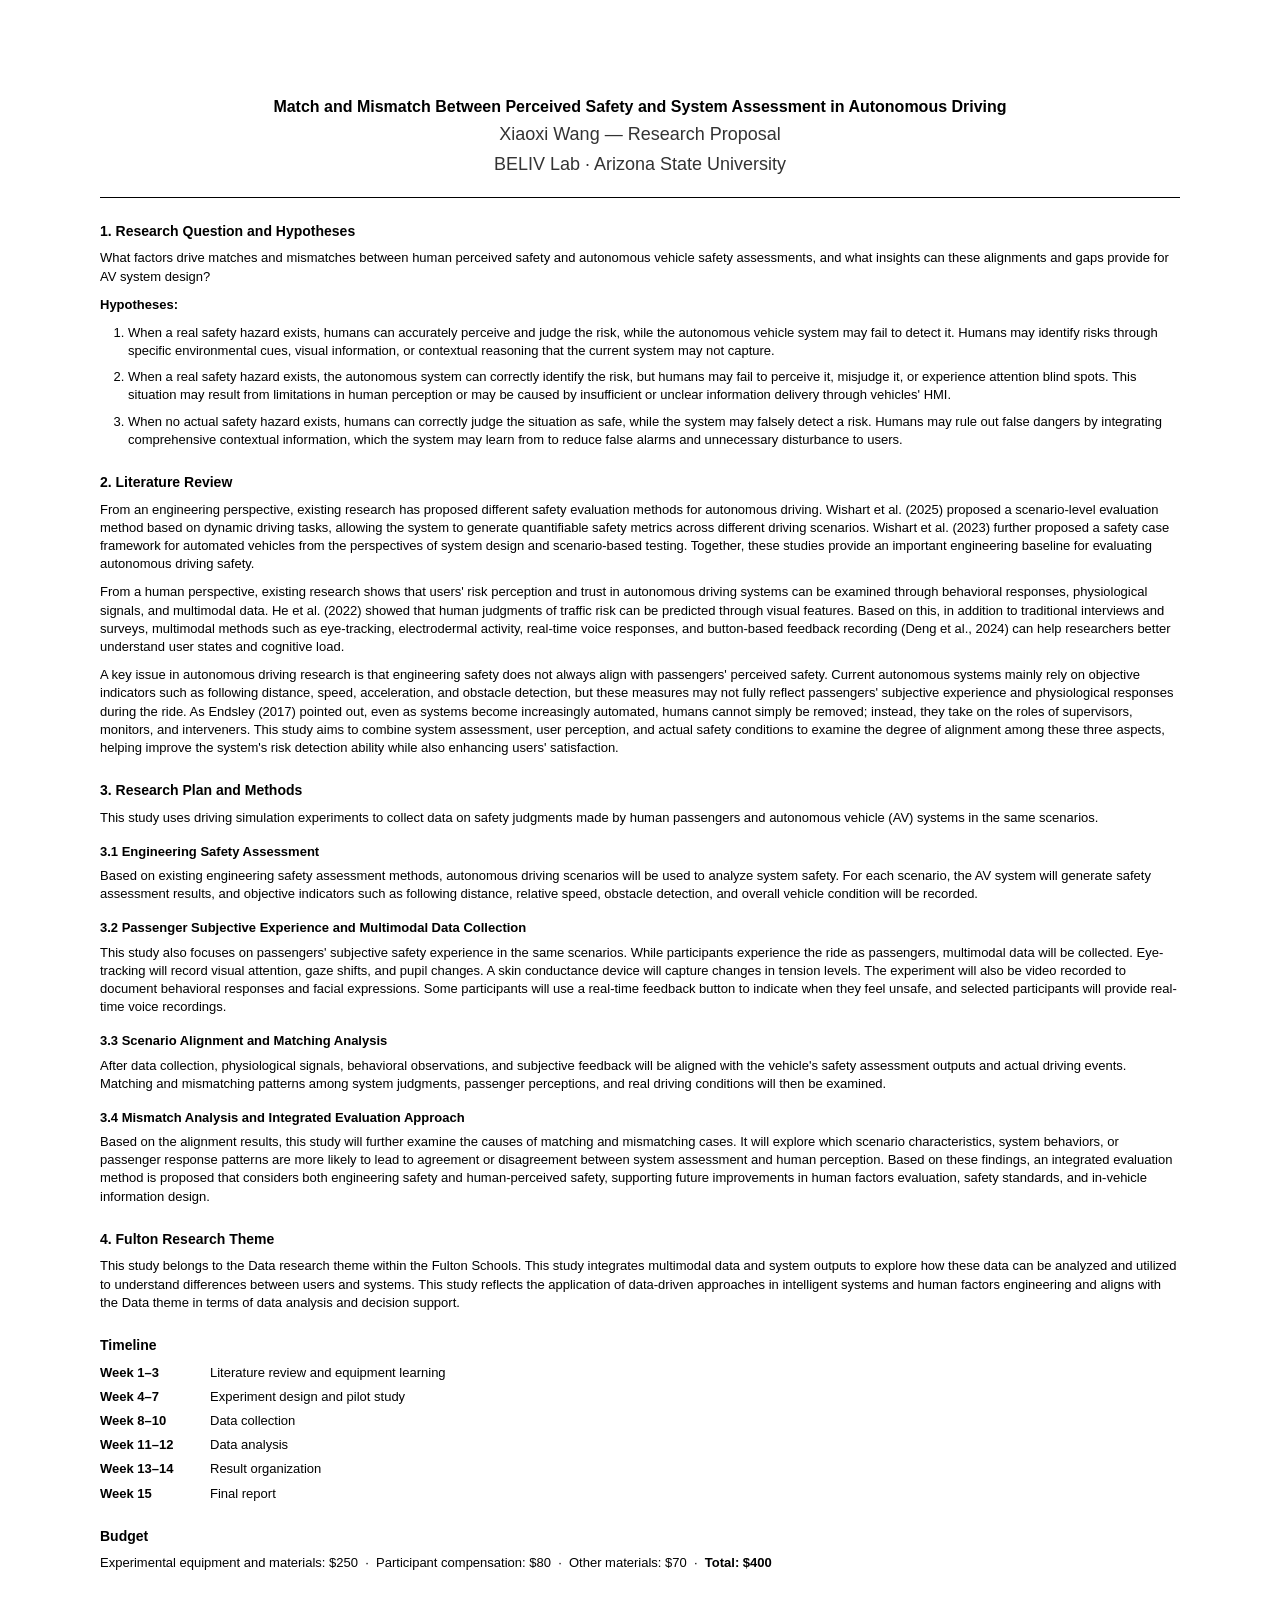
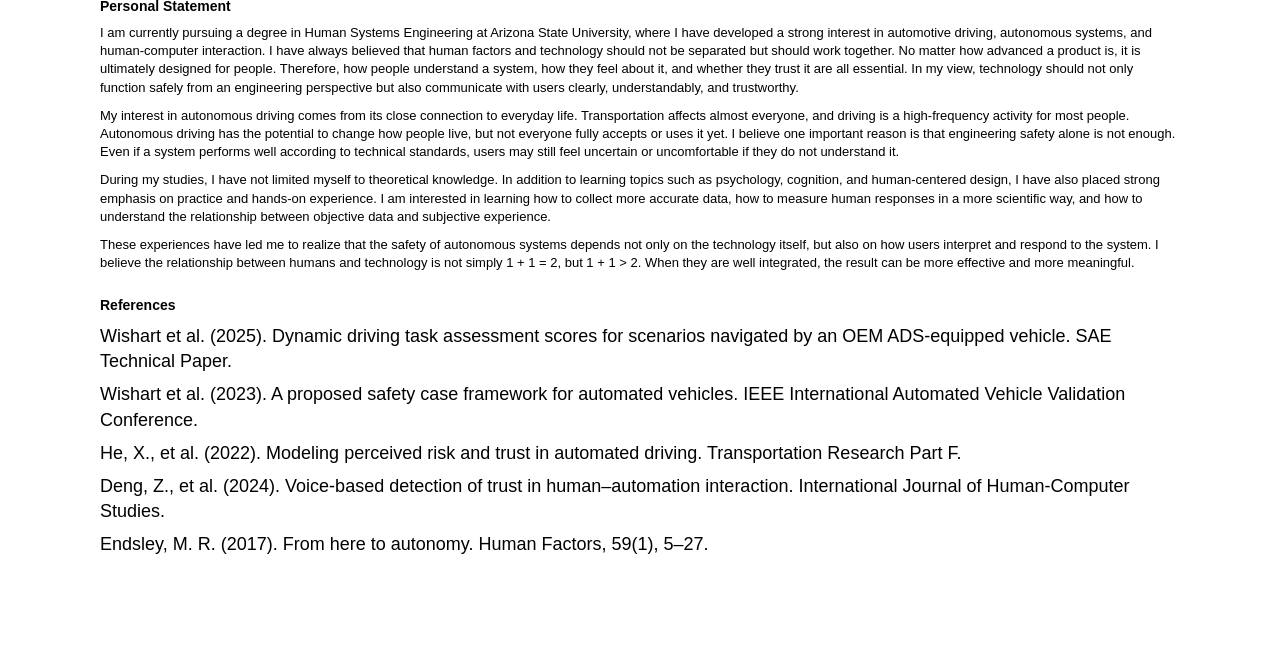
<file: assets/papers/furi.html>
<!DOCTYPE html>
<html lang="en">
<head>
<meta charset="UTF-8">
<style>
  *{margin:0;padding:0;box-sizing:border-box}
  body{background:#fff;font-family:Calibri,Arial,sans-serif;color:#000;padding:96px 100px;line-height:1.4;font-size:13px}
  h1{font-size:16px;font-weight:700;margin-bottom:4px;text-align:center}
  h2{font-size:14px;font-weight:700;margin:24px 0 8px}
  h3{font-size:13px;font-weight:700;margin:16px 0 6px}
  p{margin-bottom:10px}
  ol,ul{margin:10px 0 12px 28px}
  li{margin-bottom:8px}
  .center{text-align:center;color:#333;margin-bottom:4px;font-size:18px}
  hr{border:none;border-top:1px solid #000;margin:20px 0}
  .tl{display:flex;gap:20px;margin-bottom:6px}
  .tl-w{min-width:90px;font-weight:700}
  .ref{margin-bottom:8px;font-size:18px}
</style>
</head>
<body>
<h1>Match and Mismatch Between Perceived Safety and System Assessment in Autonomous Driving</h1>
<p class="center">Xiaoxi Wang — Research Proposal</p>
<p class="center">BELIV Lab · Arizona State University</p>
<hr>

<h2>1. Research Question and Hypotheses</h2>
<p>What factors drive matches and mismatches between human perceived safety and autonomous vehicle safety assessments, and what insights can these alignments and gaps provide for AV system design?</p>
<p><strong>Hypotheses:</strong></p>
<ol>
  <li>When a real safety hazard exists, humans can accurately perceive and judge the risk, while the autonomous vehicle system may fail to detect it. Humans may identify risks through specific environmental cues, visual information, or contextual reasoning that the current system may not capture.</li>
  <li>When a real safety hazard exists, the autonomous system can correctly identify the risk, but humans may fail to perceive it, misjudge it, or experience attention blind spots. This situation may result from limitations in human perception or may be caused by insufficient or unclear information delivery through vehicles' HMI.</li>
  <li>When no actual safety hazard exists, humans can correctly judge the situation as safe, while the system may falsely detect a risk. Humans may rule out false dangers by integrating comprehensive contextual information, which the system may learn from to reduce false alarms and unnecessary disturbance to users.</li>
</ol>

<h2>2. Literature Review</h2>
<p>From an engineering perspective, existing research has proposed different safety evaluation methods for autonomous driving. Wishart et al. (2025) proposed a scenario-level evaluation method based on dynamic driving tasks, allowing the system to generate quantifiable safety metrics across different driving scenarios. Wishart et al. (2023) further proposed a safety case framework for automated vehicles from the perspectives of system design and scenario-based testing. Together, these studies provide an important engineering baseline for evaluating autonomous driving safety.</p>
<p>From a human perspective, existing research shows that users' risk perception and trust in autonomous driving systems can be examined through behavioral responses, physiological signals, and multimodal data. He et al. (2022) showed that human judgments of traffic risk can be predicted through visual features. Based on this, in addition to traditional interviews and surveys, multimodal methods such as eye-tracking, electrodermal activity, real-time voice responses, and button-based feedback recording (Deng et al., 2024) can help researchers better understand user states and cognitive load.</p>
<p>A key issue in autonomous driving research is that engineering safety does not always align with passengers' perceived safety. Current autonomous systems mainly rely on objective indicators such as following distance, speed, acceleration, and obstacle detection, but these measures may not fully reflect passengers' subjective experience and physiological responses during the ride. As Endsley (2017) pointed out, even as systems become increasingly automated, humans cannot simply be removed; instead, they take on the roles of supervisors, monitors, and interveners. This study aims to combine system assessment, user perception, and actual safety conditions to examine the degree of alignment among these three aspects, helping improve the system's risk detection ability while also enhancing users' satisfaction.</p>

<h2>3. Research Plan and Methods</h2>
<p>This study uses driving simulation experiments to collect data on safety judgments made by human passengers and autonomous vehicle (AV) systems in the same scenarios.</p>

<h3>3.1 Engineering Safety Assessment</h3>
<p>Based on existing engineering safety assessment methods, autonomous driving scenarios will be used to analyze system safety. For each scenario, the AV system will generate safety assessment results, and objective indicators such as following distance, relative speed, obstacle detection, and overall vehicle condition will be recorded.</p>

<h3>3.2 Passenger Subjective Experience and Multimodal Data Collection</h3>
<p>This study also focuses on passengers' subjective safety experience in the same scenarios. While participants experience the ride as passengers, multimodal data will be collected. Eye-tracking will record visual attention, gaze shifts, and pupil changes. A skin conductance device will capture changes in tension levels. The experiment will also be video recorded to document behavioral responses and facial expressions. Some participants will use a real-time feedback button to indicate when they feel unsafe, and selected participants will provide real-time voice recordings.</p>

<h3>3.3 Scenario Alignment and Matching Analysis</h3>
<p>After data collection, physiological signals, behavioral observations, and subjective feedback will be aligned with the vehicle's safety assessment outputs and actual driving events. Matching and mismatching patterns among system judgments, passenger perceptions, and real driving conditions will then be examined.</p>

<h3>3.4 Mismatch Analysis and Integrated Evaluation Approach</h3>
<p>Based on the alignment results, this study will further examine the causes of matching and mismatching cases. It will explore which scenario characteristics, system behaviors, or passenger response patterns are more likely to lead to agreement or disagreement between system assessment and human perception. Based on these findings, an integrated evaluation method is proposed that considers both engineering safety and human-perceived safety, supporting future improvements in human factors evaluation, safety standards, and in-vehicle information design.</p>

<h2>4. Fulton Research Theme</h2>
<p>This study belongs to the Data research theme within the Fulton Schools. This study integrates multimodal data and system outputs to explore how these data can be analyzed and utilized to understand differences between users and systems. This study reflects the application of data-driven approaches in intelligent systems and human factors engineering and aligns with the Data theme in terms of data analysis and decision support.</p>

<h2>Timeline</h2>
<div class="tl"><span class="tl-w">Week 1–3</span><span>Literature review and equipment learning</span></div>
<div class="tl"><span class="tl-w">Week 4–7</span><span>Experiment design and pilot study</span></div>
<div class="tl"><span class="tl-w">Week 8–10</span><span>Data collection</span></div>
<div class="tl"><span class="tl-w">Week 11–12</span><span>Data analysis</span></div>
<div class="tl"><span class="tl-w">Week 13–14</span><span>Result organization</span></div>
<div class="tl"><span class="tl-w">Week 15</span><span>Final report</span></div>

<h2>Budget</h2>
<p>Experimental equipment and materials: $250 &nbsp;·&nbsp; Participant compensation: $80 &nbsp;·&nbsp; Other materials: $70 &nbsp;·&nbsp; <strong>Total: $400</strong></p>

<h2>Personal Statement</h2>
<p>I am currently pursuing a degree in Human Systems Engineering at Arizona State University, where I have developed a strong interest in automotive driving, autonomous systems, and human-computer interaction. I have always believed that human factors and technology should not be separated but should work together. No matter how advanced a product is, it is ultimately designed for people. Therefore, how people understand a system, how they feel about it, and whether they trust it are all essential. In my view, technology should not only function safely from an engineering perspective but also communicate with users clearly, understandably, and trustworthy.</p>
<p>My interest in autonomous driving comes from its close connection to everyday life. Transportation affects almost everyone, and driving is a high-frequency activity for most people. Autonomous driving has the potential to change how people live, but not everyone fully accepts or uses it yet. I believe one important reason is that engineering safety alone is not enough. Even if a system performs well according to technical standards, users may still feel uncertain or uncomfortable if they do not understand it.</p>
<p>During my studies, I have not limited myself to theoretical knowledge. In addition to learning topics such as psychology, cognition, and human-centered design, I have also placed strong emphasis on practice and hands-on experience. I am interested in learning how to collect more accurate data, how to measure human responses in a more scientific way, and how to understand the relationship between objective data and subjective experience.</p>
<p>These experiences have led me to realize that the safety of autonomous systems depends not only on the technology itself, but also on how users interpret and respond to the system. I believe the relationship between humans and technology is not simply 1 + 1 = 2, but 1 + 1 > 2. When they are well integrated, the result can be more effective and more meaningful.</p>

<h2>References</h2>
<p class="ref">Wishart et al. (2025). Dynamic driving task assessment scores for scenarios navigated by an OEM ADS-equipped vehicle. SAE Technical Paper.</p>
<p class="ref">Wishart et al. (2023). A proposed safety case framework for automated vehicles. IEEE International Automated Vehicle Validation Conference.</p>
<p class="ref">He, X., et al. (2022). Modeling perceived risk and trust in automated driving. Transportation Research Part F.</p>
<p class="ref">Deng, Z., et al. (2024). Voice-based detection of trust in human–automation interaction. International Journal of Human-Computer Studies.</p>
<p class="ref">Endsley, M. R. (2017). From here to autonomy. Human Factors, 59(1), 5–27.</p>
</body>
</html>
</file>
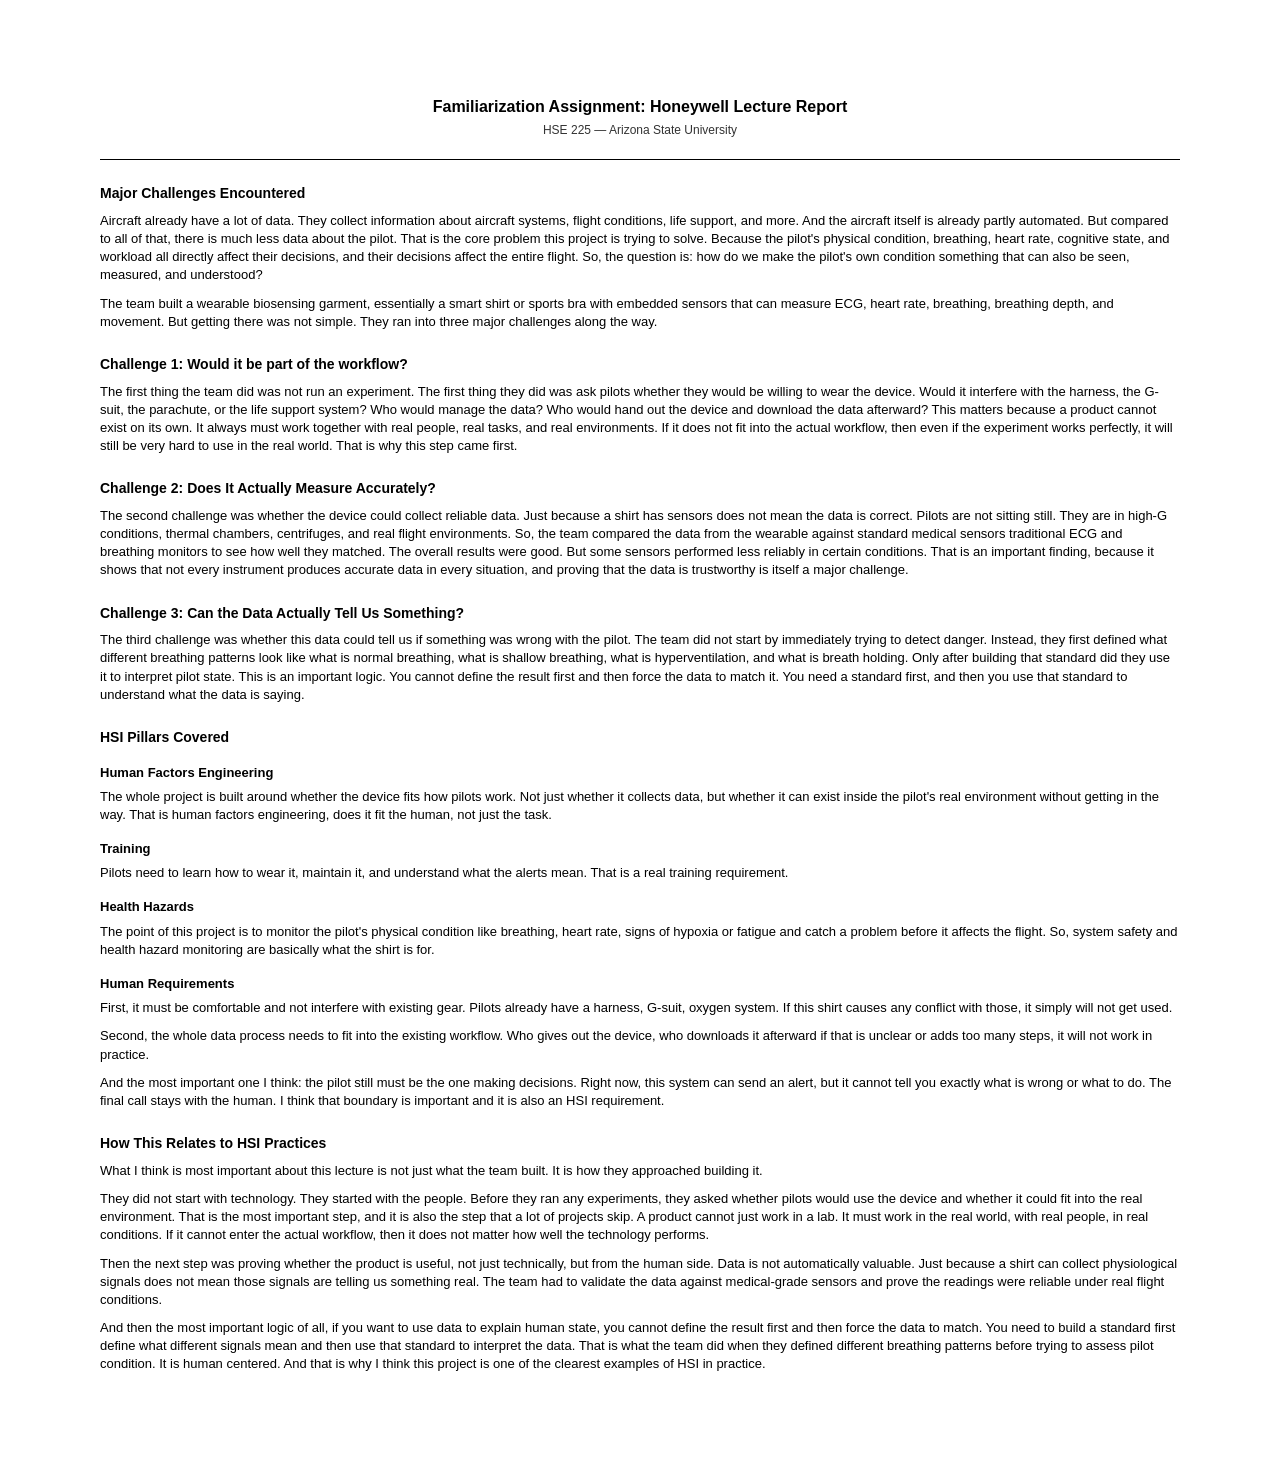
<file: assets/papers/honeywell.html>
<!DOCTYPE html>
<html lang="en">
<head>
<meta charset="UTF-8">
<style>
  *{margin:0;padding:0;box-sizing:border-box}
  body{background:#fff;font-family:Calibri,Arial,sans-serif;color:#000;padding:96px 100px;line-height:1.4;font-size:13px}
  h1{font-size:16px;font-weight:700;margin-bottom:4px;text-align:center}
  h2{font-size:14px;font-weight:700;margin:24px 0 8px}
  h3{font-size:13px;font-weight:700;margin:16px 0 6px}
  p{margin-bottom:10px}
  .center{text-align:center;color:#333;margin-bottom:3px;font-size:12px}
  hr{border:none;border-top:1px solid #000;margin:20px 0}
</style>
</head>
<body>
<h1>Familiarization Assignment: Honeywell Lecture Report</h1>
<p class="center">HSE 225 — Arizona State University</p>
<hr>

<h2>Major Challenges Encountered</h2>
<p>Aircraft already have a lot of data. They collect information about aircraft systems, flight conditions, life support, and more. And the aircraft itself is already partly automated. But compared to all of that, there is much less data about the pilot. That is the core problem this project is trying to solve. Because the pilot's physical condition, breathing, heart rate, cognitive state, and workload all directly affect their decisions, and their decisions affect the entire flight. So, the question is: how do we make the pilot's own condition something that can also be seen, measured, and understood?</p>
<p>The team built a wearable biosensing garment, essentially a smart shirt or sports bra with embedded sensors that can measure ECG, heart rate, breathing, breathing depth, and movement. But getting there was not simple. They ran into three major challenges along the way.</p>

<h2>Challenge 1: Would it be part of the workflow?</h2>
<p>The first thing the team did was not run an experiment. The first thing they did was ask pilots whether they would be willing to wear the device. Would it interfere with the harness, the G-suit, the parachute, or the life support system? Who would manage the data? Who would hand out the device and download the data afterward? This matters because a product cannot exist on its own. It always must work together with real people, real tasks, and real environments. If it does not fit into the actual workflow, then even if the experiment works perfectly, it will still be very hard to use in the real world. That is why this step came first.</p>

<h2>Challenge 2: Does It Actually Measure Accurately?</h2>
<p>The second challenge was whether the device could collect reliable data. Just because a shirt has sensors does not mean the data is correct. Pilots are not sitting still. They are in high-G conditions, thermal chambers, centrifuges, and real flight environments. So, the team compared the data from the wearable against standard medical sensors traditional ECG and breathing monitors to see how well they matched. The overall results were good. But some sensors performed less reliably in certain conditions. That is an important finding, because it shows that not every instrument produces accurate data in every situation, and proving that the data is trustworthy is itself a major challenge.</p>

<h2>Challenge 3: Can the Data Actually Tell Us Something?</h2>
<p>The third challenge was whether this data could tell us if something was wrong with the pilot. The team did not start by immediately trying to detect danger. Instead, they first defined what different breathing patterns look like what is normal breathing, what is shallow breathing, what is hyperventilation, and what is breath holding. Only after building that standard did they use it to interpret pilot state. This is an important logic. You cannot define the result first and then force the data to match it. You need a standard first, and then you use that standard to understand what the data is saying.</p>

<h2>HSI Pillars Covered</h2>
<h3>Human Factors Engineering</h3>
<p>The whole project is built around whether the device fits how pilots work. Not just whether it collects data, but whether it can exist inside the pilot's real environment without getting in the way. That is human factors engineering, does it fit the human, not just the task.</p>

<h3>Training</h3>
<p>Pilots need to learn how to wear it, maintain it, and understand what the alerts mean. That is a real training requirement.</p>

<h3>Health Hazards</h3>
<p>The point of this project is to monitor the pilot's physical condition like breathing, heart rate, signs of hypoxia or fatigue and catch a problem before it affects the flight. So, system safety and health hazard monitoring are basically what the shirt is for.</p>

<h3>Human Requirements</h3>
<p>First, it must be comfortable and not interfere with existing gear. Pilots already have a harness, G-suit, oxygen system. If this shirt causes any conflict with those, it simply will not get used.</p>
<p>Second, the whole data process needs to fit into the existing workflow. Who gives out the device, who downloads it afterward if that is unclear or adds too many steps, it will not work in practice.</p>
<p>And the most important one I think: the pilot still must be the one making decisions. Right now, this system can send an alert, but it cannot tell you exactly what is wrong or what to do. The final call stays with the human. I think that boundary is important and it is also an HSI requirement.</p>

<h2>How This Relates to HSI Practices</h2>
<p>What I think is most important about this lecture is not just what the team built. It is how they approached building it.</p>
<p>They did not start with technology. They started with the people. Before they ran any experiments, they asked whether pilots would use the device and whether it could fit into the real environment. That is the most important step, and it is also the step that a lot of projects skip. A product cannot just work in a lab. It must work in the real world, with real people, in real conditions. If it cannot enter the actual workflow, then it does not matter how well the technology performs.</p>
<p>Then the next step was proving whether the product is useful, not just technically, but from the human side. Data is not automatically valuable. Just because a shirt can collect physiological signals does not mean those signals are telling us something real. The team had to validate the data against medical-grade sensors and prove the readings were reliable under real flight conditions.</p>
<p>And then the most important logic of all, if you want to use data to explain human state, you cannot define the result first and then force the data to match. You need to build a standard first define what different signals mean and then use that standard to interpret the data. That is what the team did when they defined different breathing patterns before trying to assess pilot condition. It is human centered. And that is why I think this project is one of the clearest examples of HSI in practice.</p>
</body>
</html>
</file>
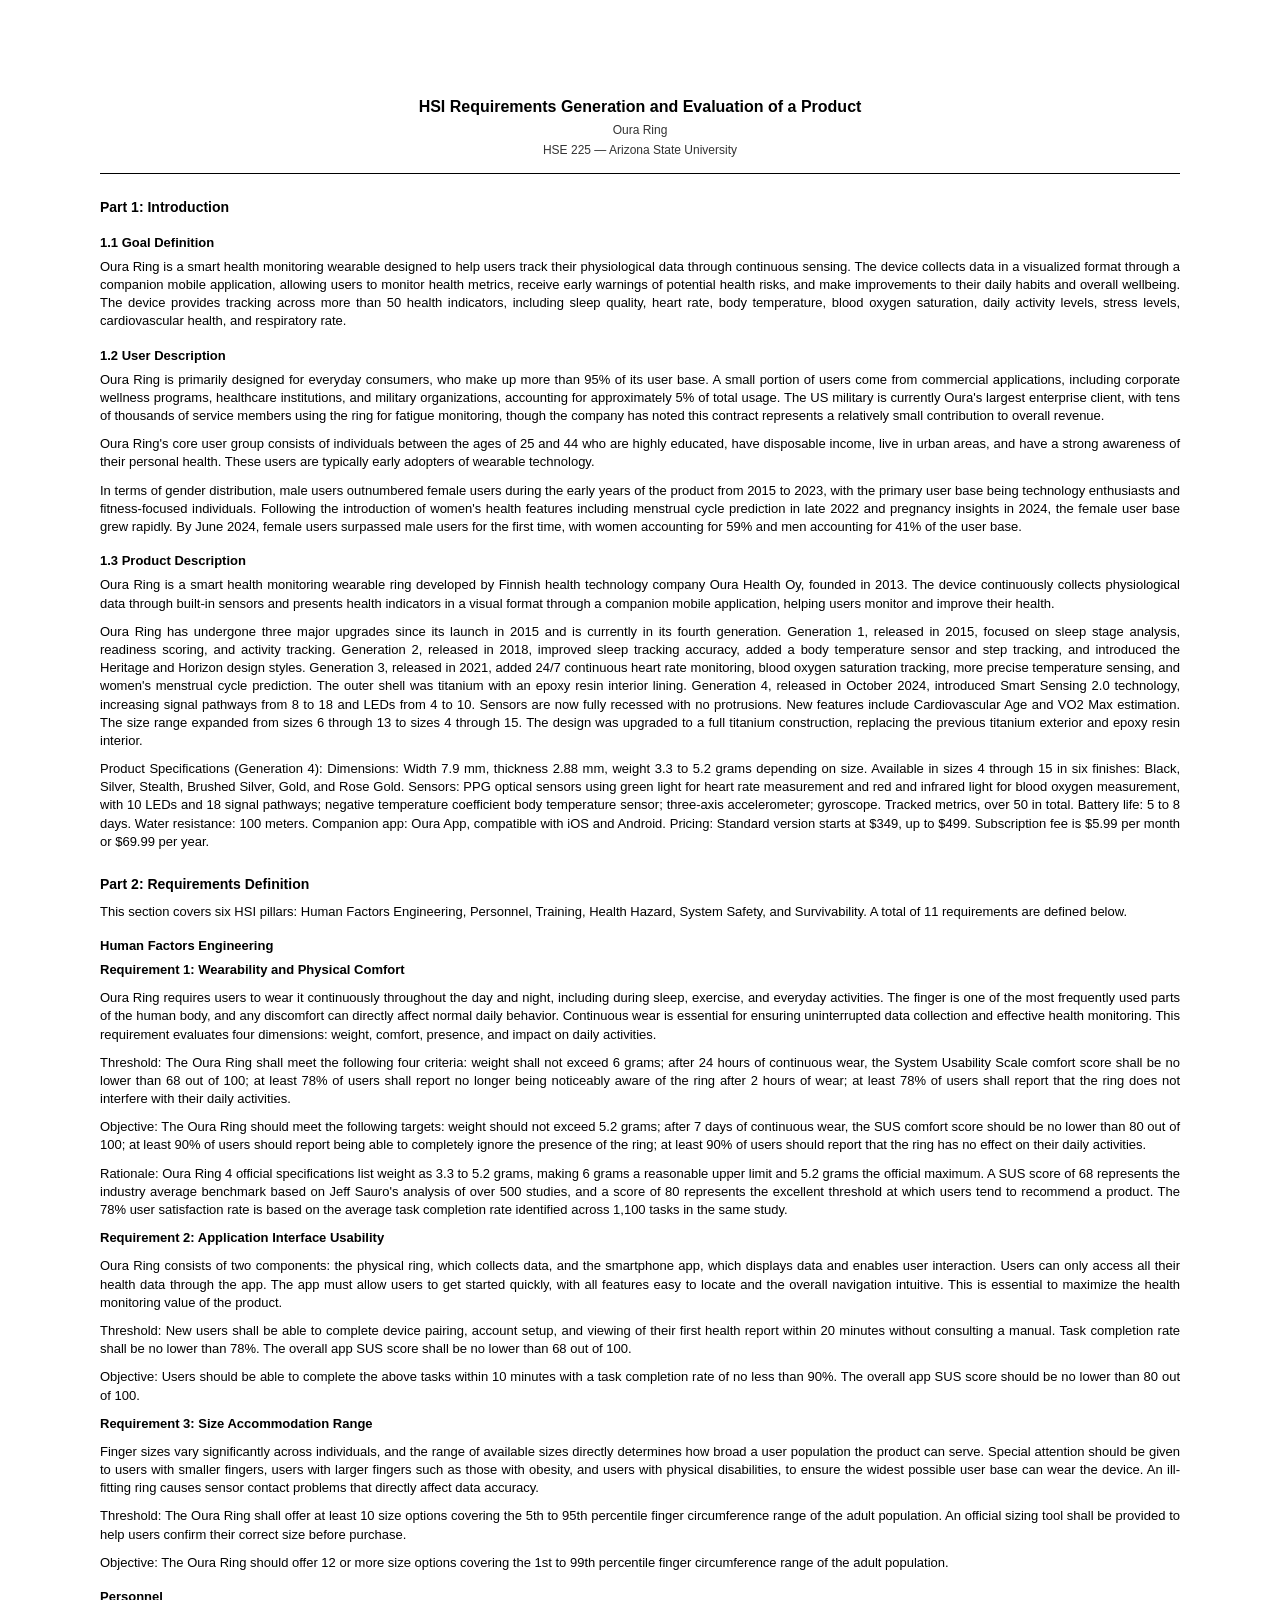
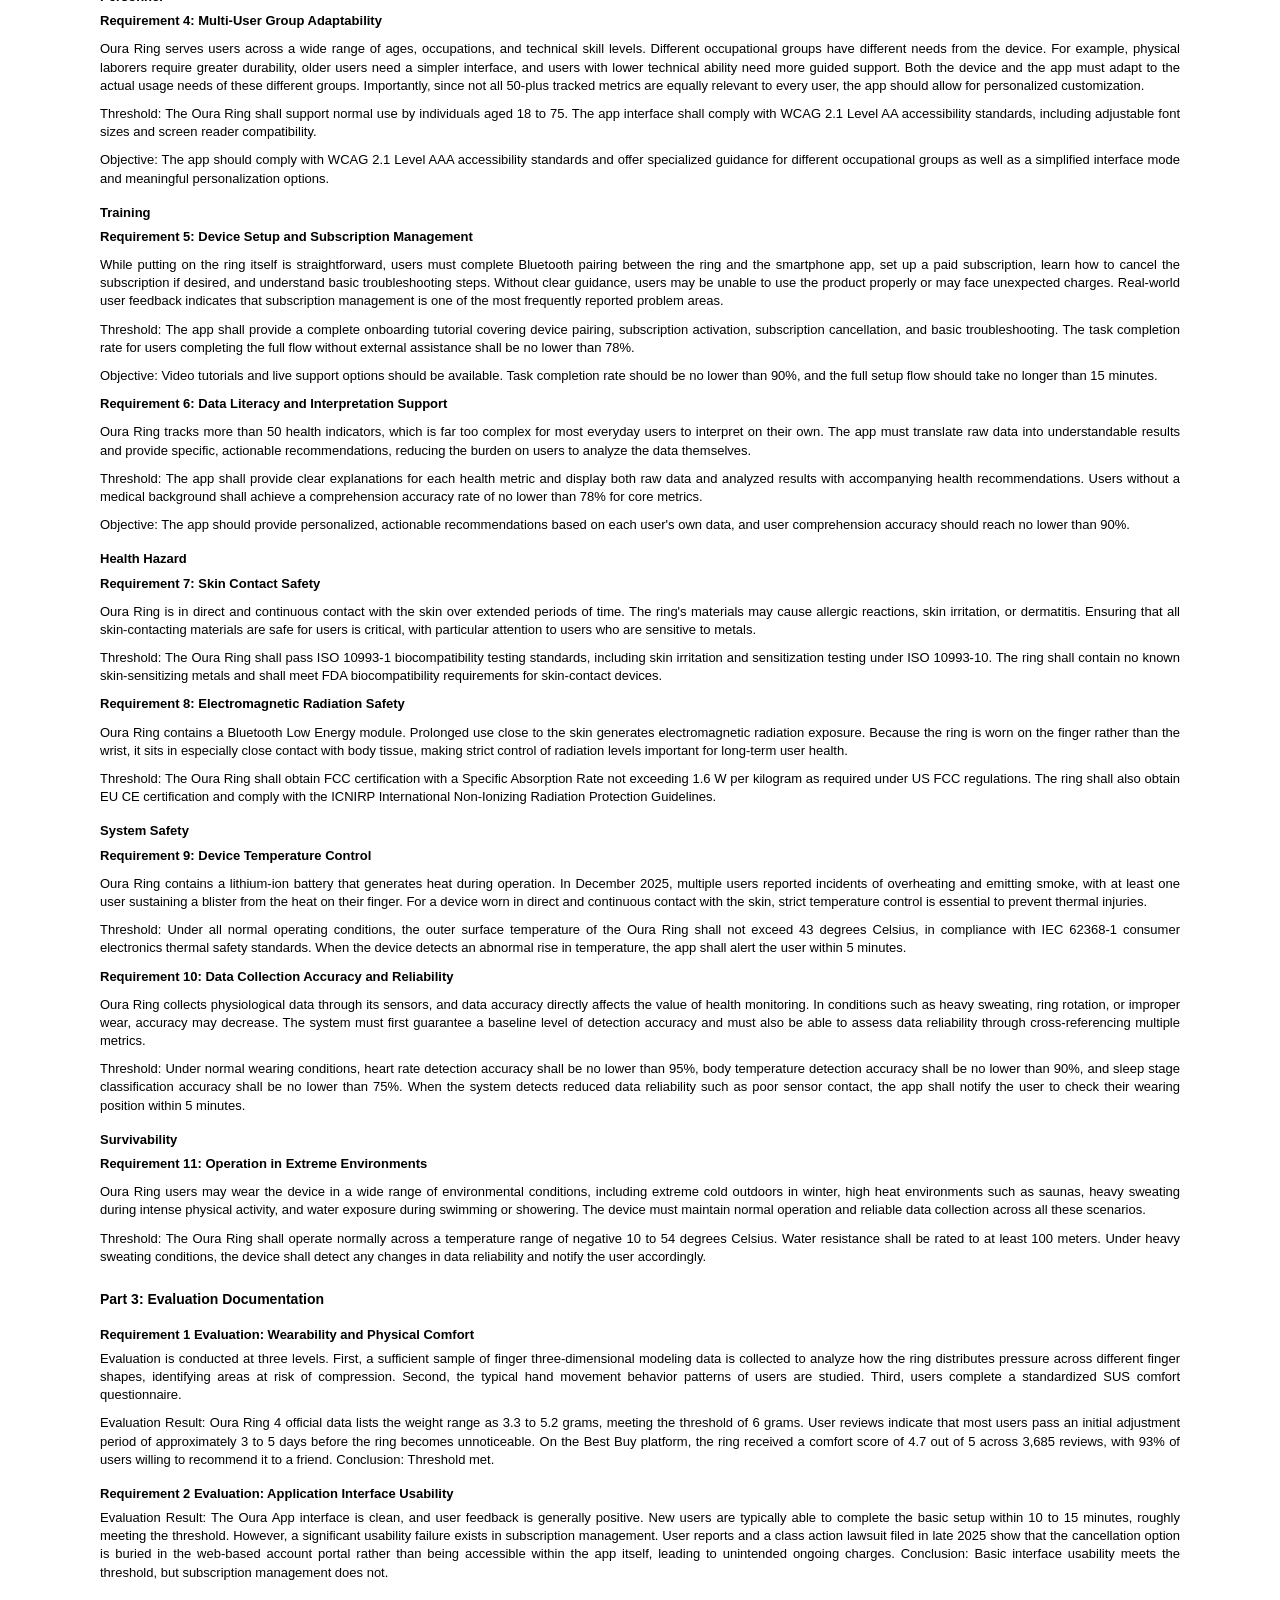
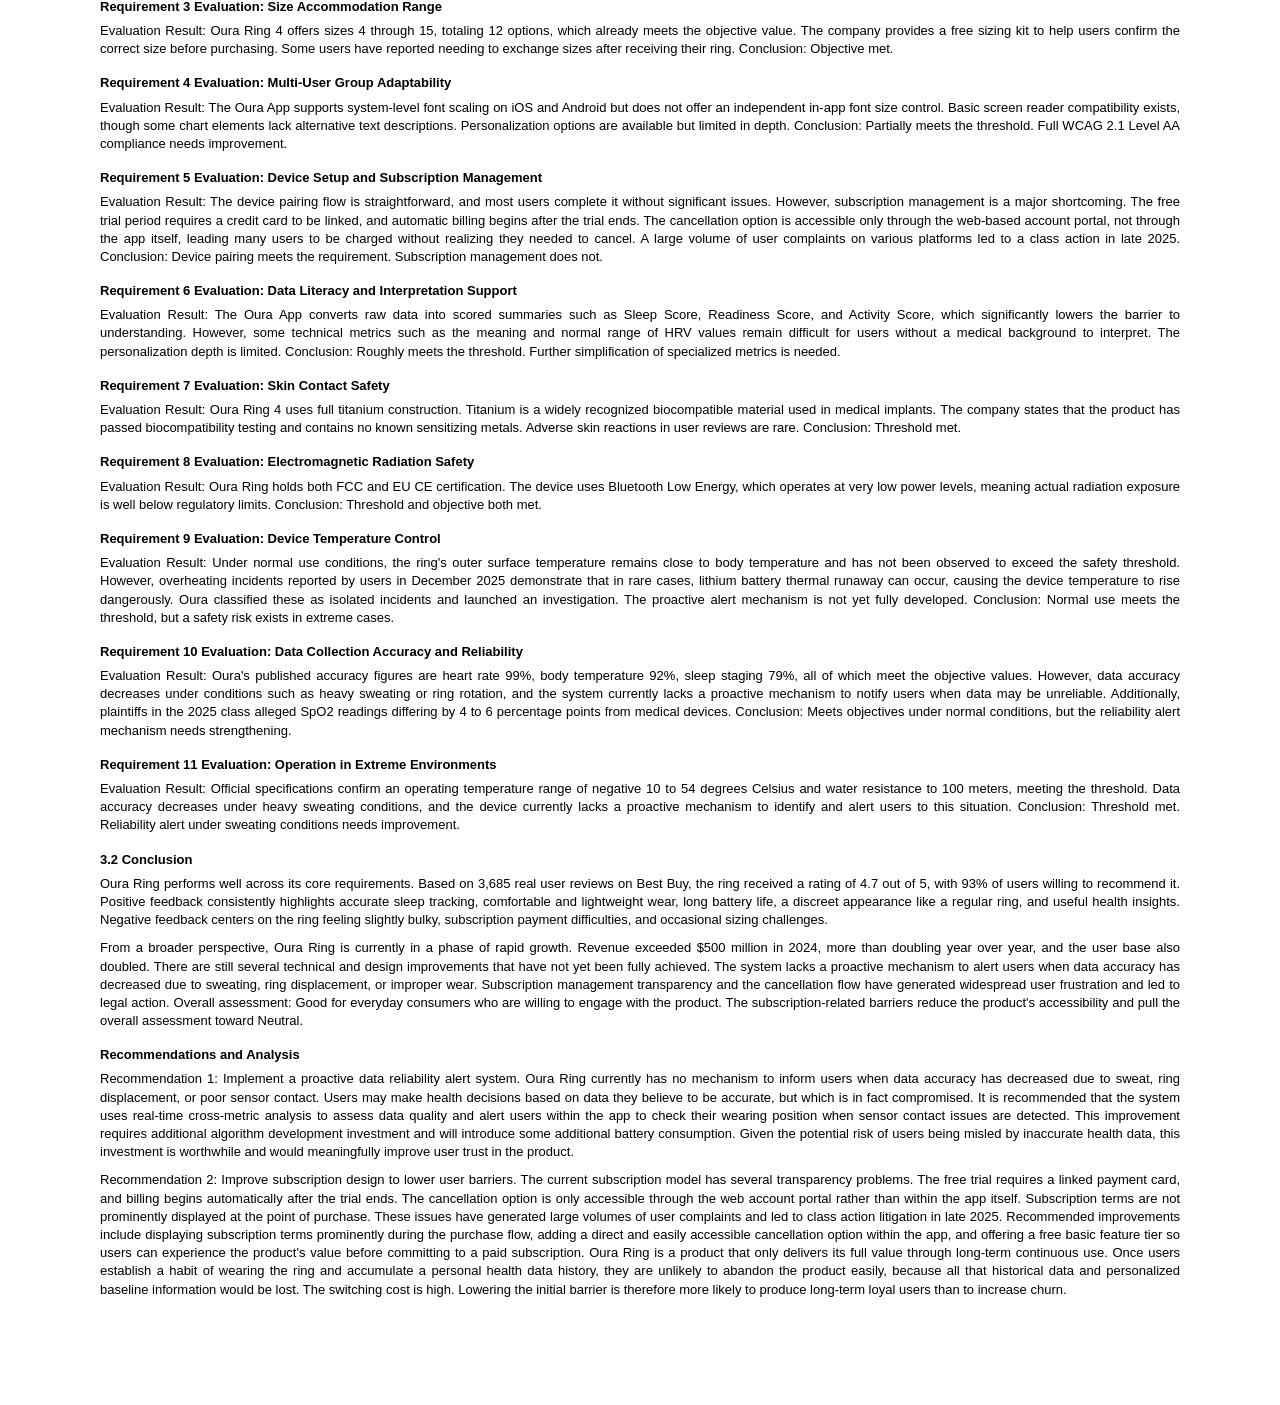
<file: assets/papers/oura.html>
<!DOCTYPE html>
<html lang="en">
<head>
<meta charset="UTF-8">
<style>
  *{margin:0;padding:0;box-sizing:border-box}
  body{background:#fff;font-family:Calibri,Arial,sans-serif;color:#000;padding:96px 100px;line-height:1.4;font-size:13px}
  h1{font-size:16px;font-weight:700;margin-bottom:4px;text-align:center}
  h2{font-size:14px;font-weight:700;margin:24px 0 8px}
  h3{font-size:13px;font-weight:700;margin:16px 0 6px}
  p{margin-bottom:10px;text-align:justify}
  .center{text-align:center;color:#333;margin-bottom:3px;font-size:12px}
  hr{border:none;border-top:1px solid #000;margin:14px 0}
  .ref{margin-bottom:6px;font-size:12px}
</style>
</head>
<body>
<h1>HSI Requirements Generation and Evaluation of a Product</h1>
<p class="center">Oura Ring</p>
<p class="center">HSE 225 — Arizona State University</p>
<hr>

<h2>Part 1: Introduction</h2>

<h3>1.1 Goal Definition</h3>
<p>Oura Ring is a smart health monitoring wearable designed to help users track their physiological data through continuous sensing. The device collects data in a visualized format through a companion mobile application, allowing users to monitor health metrics, receive early warnings of potential health risks, and make improvements to their daily habits and overall wellbeing. The device provides tracking across more than 50 health indicators, including sleep quality, heart rate, body temperature, blood oxygen saturation, daily activity levels, stress levels, cardiovascular health, and respiratory rate.</p>

<h3>1.2 User Description</h3>
<p>Oura Ring is primarily designed for everyday consumers, who make up more than 95% of its user base. A small portion of users come from commercial applications, including corporate wellness programs, healthcare institutions, and military organizations, accounting for approximately 5% of total usage. The US military is currently Oura's largest enterprise client, with tens of thousands of service members using the ring for fatigue monitoring, though the company has noted this contract represents a relatively small contribution to overall revenue.</p>
<p>Oura Ring's core user group consists of individuals between the ages of 25 and 44 who are highly educated, have disposable income, live in urban areas, and have a strong awareness of their personal health. These users are typically early adopters of wearable technology.</p>
<p>In terms of gender distribution, male users outnumbered female users during the early years of the product from 2015 to 2023, with the primary user base being technology enthusiasts and fitness-focused individuals. Following the introduction of women's health features including menstrual cycle prediction in late 2022 and pregnancy insights in 2024, the female user base grew rapidly. By June 2024, female users surpassed male users for the first time, with women accounting for 59% and men accounting for 41% of the user base.</p>

<h3>1.3 Product Description</h3>
<p>Oura Ring is a smart health monitoring wearable ring developed by Finnish health technology company Oura Health Oy, founded in 2013. The device continuously collects physiological data through built-in sensors and presents health indicators in a visual format through a companion mobile application, helping users monitor and improve their health.</p>
<p>Oura Ring has undergone three major upgrades since its launch in 2015 and is currently in its fourth generation. Generation 1, released in 2015, focused on sleep stage analysis, readiness scoring, and activity tracking. Generation 2, released in 2018, improved sleep tracking accuracy, added a body temperature sensor and step tracking, and introduced the Heritage and Horizon design styles. Generation 3, released in 2021, added 24/7 continuous heart rate monitoring, blood oxygen saturation tracking, more precise temperature sensing, and women's menstrual cycle prediction. The outer shell was titanium with an epoxy resin interior lining. Generation 4, released in October 2024, introduced Smart Sensing 2.0 technology, increasing signal pathways from 8 to 18 and LEDs from 4 to 10. Sensors are now fully recessed with no protrusions. New features include Cardiovascular Age and VO2 Max estimation. The size range expanded from sizes 6 through 13 to sizes 4 through 15. The design was upgraded to a full titanium construction, replacing the previous titanium exterior and epoxy resin interior.</p>
<p>Product Specifications (Generation 4): Dimensions: Width 7.9 mm, thickness 2.88 mm, weight 3.3 to 5.2 grams depending on size. Available in sizes 4 through 15 in six finishes: Black, Silver, Stealth, Brushed Silver, Gold, and Rose Gold. Sensors: PPG optical sensors using green light for heart rate measurement and red and infrared light for blood oxygen measurement, with 10 LEDs and 18 signal pathways; negative temperature coefficient body temperature sensor; three-axis accelerometer; gyroscope. Tracked metrics, over 50 in total. Battery life: 5 to 8 days. Water resistance: 100 meters. Companion app: Oura App, compatible with iOS and Android. Pricing: Standard version starts at $349, up to $499. Subscription fee is $5.99 per month or $69.99 per year.</p>

<h2>Part 2: Requirements Definition</h2>
<p>This section covers six HSI pillars: Human Factors Engineering, Personnel, Training, Health Hazard, System Safety, and Survivability. A total of 11 requirements are defined below.</p>

<h3>Human Factors Engineering</h3>
<p><strong>Requirement 1: Wearability and Physical Comfort</strong></p>
<p>Oura Ring requires users to wear it continuously throughout the day and night, including during sleep, exercise, and everyday activities. The finger is one of the most frequently used parts of the human body, and any discomfort can directly affect normal daily behavior. Continuous wear is essential for ensuring uninterrupted data collection and effective health monitoring. This requirement evaluates four dimensions: weight, comfort, presence, and impact on daily activities.</p>
<p>Threshold: The Oura Ring shall meet the following four criteria: weight shall not exceed 6 grams; after 24 hours of continuous wear, the System Usability Scale comfort score shall be no lower than 68 out of 100; at least 78% of users shall report no longer being noticeably aware of the ring after 2 hours of wear; at least 78% of users shall report that the ring does not interfere with their daily activities.</p>
<p>Objective: The Oura Ring should meet the following targets: weight should not exceed 5.2 grams; after 7 days of continuous wear, the SUS comfort score should be no lower than 80 out of 100; at least 90% of users should report being able to completely ignore the presence of the ring; at least 90% of users should report that the ring has no effect on their daily activities.</p>
<p>Rationale: Oura Ring 4 official specifications list weight as 3.3 to 5.2 grams, making 6 grams a reasonable upper limit and 5.2 grams the official maximum. A SUS score of 68 represents the industry average benchmark based on Jeff Sauro's analysis of over 500 studies, and a score of 80 represents the excellent threshold at which users tend to recommend a product. The 78% user satisfaction rate is based on the average task completion rate identified across 1,100 tasks in the same study.</p>

<p><strong>Requirement 2: Application Interface Usability</strong></p>
<p>Oura Ring consists of two components: the physical ring, which collects data, and the smartphone app, which displays data and enables user interaction. Users can only access all their health data through the app. The app must allow users to get started quickly, with all features easy to locate and the overall navigation intuitive. This is essential to maximize the health monitoring value of the product.</p>
<p>Threshold: New users shall be able to complete device pairing, account setup, and viewing of their first health report within 20 minutes without consulting a manual. Task completion rate shall be no lower than 78%. The overall app SUS score shall be no lower than 68 out of 100.</p>
<p>Objective: Users should be able to complete the above tasks within 10 minutes with a task completion rate of no less than 90%. The overall app SUS score should be no lower than 80 out of 100.</p>

<p><strong>Requirement 3: Size Accommodation Range</strong></p>
<p>Finger sizes vary significantly across individuals, and the range of available sizes directly determines how broad a user population the product can serve. Special attention should be given to users with smaller fingers, users with larger fingers such as those with obesity, and users with physical disabilities, to ensure the widest possible user base can wear the device. An ill-fitting ring causes sensor contact problems that directly affect data accuracy.</p>
<p>Threshold: The Oura Ring shall offer at least 10 size options covering the 5th to 95th percentile finger circumference range of the adult population. An official sizing tool shall be provided to help users confirm their correct size before purchase.</p>
<p>Objective: The Oura Ring should offer 12 or more size options covering the 1st to 99th percentile finger circumference range of the adult population.</p>

<h3>Personnel</h3>
<p><strong>Requirement 4: Multi-User Group Adaptability</strong></p>
<p>Oura Ring serves users across a wide range of ages, occupations, and technical skill levels. Different occupational groups have different needs from the device. For example, physical laborers require greater durability, older users need a simpler interface, and users with lower technical ability need more guided support. Both the device and the app must adapt to the actual usage needs of these different groups. Importantly, since not all 50-plus tracked metrics are equally relevant to every user, the app should allow for personalized customization.</p>
<p>Threshold: The Oura Ring shall support normal use by individuals aged 18 to 75. The app interface shall comply with WCAG 2.1 Level AA accessibility standards, including adjustable font sizes and screen reader compatibility.</p>
<p>Objective: The app should comply with WCAG 2.1 Level AAA accessibility standards and offer specialized guidance for different occupational groups as well as a simplified interface mode and meaningful personalization options.</p>

<h3>Training</h3>
<p><strong>Requirement 5: Device Setup and Subscription Management</strong></p>
<p>While putting on the ring itself is straightforward, users must complete Bluetooth pairing between the ring and the smartphone app, set up a paid subscription, learn how to cancel the subscription if desired, and understand basic troubleshooting steps. Without clear guidance, users may be unable to use the product properly or may face unexpected charges. Real-world user feedback indicates that subscription management is one of the most frequently reported problem areas.</p>
<p>Threshold: The app shall provide a complete onboarding tutorial covering device pairing, subscription activation, subscription cancellation, and basic troubleshooting. The task completion rate for users completing the full flow without external assistance shall be no lower than 78%.</p>
<p>Objective: Video tutorials and live support options should be available. Task completion rate should be no lower than 90%, and the full setup flow should take no longer than 15 minutes.</p>

<p><strong>Requirement 6: Data Literacy and Interpretation Support</strong></p>
<p>Oura Ring tracks more than 50 health indicators, which is far too complex for most everyday users to interpret on their own. The app must translate raw data into understandable results and provide specific, actionable recommendations, reducing the burden on users to analyze the data themselves.</p>
<p>Threshold: The app shall provide clear explanations for each health metric and display both raw data and analyzed results with accompanying health recommendations. Users without a medical background shall achieve a comprehension accuracy rate of no lower than 78% for core metrics.</p>
<p>Objective: The app should provide personalized, actionable recommendations based on each user's own data, and user comprehension accuracy should reach no lower than 90%.</p>

<h3>Health Hazard</h3>
<p><strong>Requirement 7: Skin Contact Safety</strong></p>
<p>Oura Ring is in direct and continuous contact with the skin over extended periods of time. The ring's materials may cause allergic reactions, skin irritation, or dermatitis. Ensuring that all skin-contacting materials are safe for users is critical, with particular attention to users who are sensitive to metals.</p>
<p>Threshold: The Oura Ring shall pass ISO 10993-1 biocompatibility testing standards, including skin irritation and sensitization testing under ISO 10993-10. The ring shall contain no known skin-sensitizing metals and shall meet FDA biocompatibility requirements for skin-contact devices.</p>

<p><strong>Requirement 8: Electromagnetic Radiation Safety</strong></p>
<p>Oura Ring contains a Bluetooth Low Energy module. Prolonged use close to the skin generates electromagnetic radiation exposure. Because the ring is worn on the finger rather than the wrist, it sits in especially close contact with body tissue, making strict control of radiation levels important for long-term user health.</p>
<p>Threshold: The Oura Ring shall obtain FCC certification with a Specific Absorption Rate not exceeding 1.6 W per kilogram as required under US FCC regulations. The ring shall also obtain EU CE certification and comply with the ICNIRP International Non-Ionizing Radiation Protection Guidelines.</p>

<h3>System Safety</h3>
<p><strong>Requirement 9: Device Temperature Control</strong></p>
<p>Oura Ring contains a lithium-ion battery that generates heat during operation. In December 2025, multiple users reported incidents of overheating and emitting smoke, with at least one user sustaining a blister from the heat on their finger. For a device worn in direct and continuous contact with the skin, strict temperature control is essential to prevent thermal injuries.</p>
<p>Threshold: Under all normal operating conditions, the outer surface temperature of the Oura Ring shall not exceed 43 degrees Celsius, in compliance with IEC 62368-1 consumer electronics thermal safety standards. When the device detects an abnormal rise in temperature, the app shall alert the user within 5 minutes.</p>

<p><strong>Requirement 10: Data Collection Accuracy and Reliability</strong></p>
<p>Oura Ring collects physiological data through its sensors, and data accuracy directly affects the value of health monitoring. In conditions such as heavy sweating, ring rotation, or improper wear, accuracy may decrease. The system must first guarantee a baseline level of detection accuracy and must also be able to assess data reliability through cross-referencing multiple metrics.</p>
<p>Threshold: Under normal wearing conditions, heart rate detection accuracy shall be no lower than 95%, body temperature detection accuracy shall be no lower than 90%, and sleep stage classification accuracy shall be no lower than 75%. When the system detects reduced data reliability such as poor sensor contact, the app shall notify the user to check their wearing position within 5 minutes.</p>

<h3>Survivability</h3>
<p><strong>Requirement 11: Operation in Extreme Environments</strong></p>
<p>Oura Ring users may wear the device in a wide range of environmental conditions, including extreme cold outdoors in winter, high heat environments such as saunas, heavy sweating during intense physical activity, and water exposure during swimming or showering. The device must maintain normal operation and reliable data collection across all these scenarios.</p>
<p>Threshold: The Oura Ring shall operate normally across a temperature range of negative 10 to 54 degrees Celsius. Water resistance shall be rated to at least 100 meters. Under heavy sweating conditions, the device shall detect any changes in data reliability and notify the user accordingly.</p>

<h2>Part 3: Evaluation Documentation</h2>

<h3>Requirement 1 Evaluation: Wearability and Physical Comfort</h3>
<p>Evaluation is conducted at three levels. First, a sufficient sample of finger three-dimensional modeling data is collected to analyze how the ring distributes pressure across different finger shapes, identifying areas at risk of compression. Second, the typical hand movement behavior patterns of users are studied. Third, users complete a standardized SUS comfort questionnaire.</p>
<p>Evaluation Result: Oura Ring 4 official data lists the weight range as 3.3 to 5.2 grams, meeting the threshold of 6 grams. User reviews indicate that most users pass an initial adjustment period of approximately 3 to 5 days before the ring becomes unnoticeable. On the Best Buy platform, the ring received a comfort score of 4.7 out of 5 across 3,685 reviews, with 93% of users willing to recommend it to a friend. Conclusion: Threshold met.</p>

<h3>Requirement 2 Evaluation: Application Interface Usability</h3>
<p>Evaluation Result: The Oura App interface is clean, and user feedback is generally positive. New users are typically able to complete the basic setup within 10 to 15 minutes, roughly meeting the threshold. However, a significant usability failure exists in subscription management. User reports and a class action lawsuit filed in late 2025 show that the cancellation option is buried in the web-based account portal rather than being accessible within the app itself, leading to unintended ongoing charges. Conclusion: Basic interface usability meets the threshold, but subscription management does not.</p>

<h3>Requirement 3 Evaluation: Size Accommodation Range</h3>
<p>Evaluation Result: Oura Ring 4 offers sizes 4 through 15, totaling 12 options, which already meets the objective value. The company provides a free sizing kit to help users confirm the correct size before purchasing. Some users have reported needing to exchange sizes after receiving their ring. Conclusion: Objective met.</p>

<h3>Requirement 4 Evaluation: Multi-User Group Adaptability</h3>
<p>Evaluation Result: The Oura App supports system-level font scaling on iOS and Android but does not offer an independent in-app font size control. Basic screen reader compatibility exists, though some chart elements lack alternative text descriptions. Personalization options are available but limited in depth. Conclusion: Partially meets the threshold. Full WCAG 2.1 Level AA compliance needs improvement.</p>

<h3>Requirement 5 Evaluation: Device Setup and Subscription Management</h3>
<p>Evaluation Result: The device pairing flow is straightforward, and most users complete it without significant issues. However, subscription management is a major shortcoming. The free trial period requires a credit card to be linked, and automatic billing begins after the trial ends. The cancellation option is accessible only through the web-based account portal, not through the app itself, leading many users to be charged without realizing they needed to cancel. A large volume of user complaints on various platforms led to a class action in late 2025. Conclusion: Device pairing meets the requirement. Subscription management does not.</p>

<h3>Requirement 6 Evaluation: Data Literacy and Interpretation Support</h3>
<p>Evaluation Result: The Oura App converts raw data into scored summaries such as Sleep Score, Readiness Score, and Activity Score, which significantly lowers the barrier to understanding. However, some technical metrics such as the meaning and normal range of HRV values remain difficult for users without a medical background to interpret. The personalization depth is limited. Conclusion: Roughly meets the threshold. Further simplification of specialized metrics is needed.</p>

<h3>Requirement 7 Evaluation: Skin Contact Safety</h3>
<p>Evaluation Result: Oura Ring 4 uses full titanium construction. Titanium is a widely recognized biocompatible material used in medical implants. The company states that the product has passed biocompatibility testing and contains no known sensitizing metals. Adverse skin reactions in user reviews are rare. Conclusion: Threshold met.</p>

<h3>Requirement 8 Evaluation: Electromagnetic Radiation Safety</h3>
<p>Evaluation Result: Oura Ring holds both FCC and EU CE certification. The device uses Bluetooth Low Energy, which operates at very low power levels, meaning actual radiation exposure is well below regulatory limits. Conclusion: Threshold and objective both met.</p>

<h3>Requirement 9 Evaluation: Device Temperature Control</h3>
<p>Evaluation Result: Under normal use conditions, the ring's outer surface temperature remains close to body temperature and has not been observed to exceed the safety threshold. However, overheating incidents reported by users in December 2025 demonstrate that in rare cases, lithium battery thermal runaway can occur, causing the device temperature to rise dangerously. Oura classified these as isolated incidents and launched an investigation. The proactive alert mechanism is not yet fully developed. Conclusion: Normal use meets the threshold, but a safety risk exists in extreme cases.</p>

<h3>Requirement 10 Evaluation: Data Collection Accuracy and Reliability</h3>
<p>Evaluation Result: Oura's published accuracy figures are heart rate 99%, body temperature 92%, sleep staging 79%, all of which meet the objective values. However, data accuracy decreases under conditions such as heavy sweating or ring rotation, and the system currently lacks a proactive mechanism to notify users when data may be unreliable. Additionally, plaintiffs in the 2025 class alleged SpO2 readings differing by 4 to 6 percentage points from medical devices. Conclusion: Meets objectives under normal conditions, but the reliability alert mechanism needs strengthening.</p>

<h3>Requirement 11 Evaluation: Operation in Extreme Environments</h3>
<p>Evaluation Result: Official specifications confirm an operating temperature range of negative 10 to 54 degrees Celsius and water resistance to 100 meters, meeting the threshold. Data accuracy decreases under heavy sweating conditions, and the device currently lacks a proactive mechanism to identify and alert users to this situation. Conclusion: Threshold met. Reliability alert under sweating conditions needs improvement.</p>

<h3>3.2 Conclusion</h3>
<p>Oura Ring performs well across its core requirements. Based on 3,685 real user reviews on Best Buy, the ring received a rating of 4.7 out of 5, with 93% of users willing to recommend it. Positive feedback consistently highlights accurate sleep tracking, comfortable and lightweight wear, long battery life, a discreet appearance like a regular ring, and useful health insights. Negative feedback centers on the ring feeling slightly bulky, subscription payment difficulties, and occasional sizing challenges.</p>
<p>From a broader perspective, Oura Ring is currently in a phase of rapid growth. Revenue exceeded $500 million in 2024, more than doubling year over year, and the user base also doubled. There are still several technical and design improvements that have not yet been fully achieved. The system lacks a proactive mechanism to alert users when data accuracy has decreased due to sweating, ring displacement, or improper wear. Subscription management transparency and the cancellation flow have generated widespread user frustration and led to legal action. Overall assessment: Good for everyday consumers who are willing to engage with the product. The subscription-related barriers reduce the product's accessibility and pull the overall assessment toward Neutral.</p>

<h3>Recommendations and Analysis</h3>
<p>Recommendation 1: Implement a proactive data reliability alert system. Oura Ring currently has no mechanism to inform users when data accuracy has decreased due to sweat, ring displacement, or poor sensor contact. Users may make health decisions based on data they believe to be accurate, but which is in fact compromised. It is recommended that the system uses real-time cross-metric analysis to assess data quality and alert users within the app to check their wearing position when sensor contact issues are detected. This improvement requires additional algorithm development investment and will introduce some additional battery consumption. Given the potential risk of users being misled by inaccurate health data, this investment is worthwhile and would meaningfully improve user trust in the product.</p>
<p>Recommendation 2: Improve subscription design to lower user barriers. The current subscription model has several transparency problems. The free trial requires a linked payment card, and billing begins automatically after the trial ends. The cancellation option is only accessible through the web account portal rather than within the app itself. Subscription terms are not prominently displayed at the point of purchase. These issues have generated large volumes of user complaints and led to class action litigation in late 2025. Recommended improvements include displaying subscription terms prominently during the purchase flow, adding a direct and easily accessible cancellation option within the app, and offering a free basic feature tier so users can experience the product's value before committing to a paid subscription. Oura Ring is a product that only delivers its full value through long-term continuous use. Once users establish a habit of wearing the ring and accumulate a personal health data history, they are unlikely to abandon the product easily, because all that historical data and personalized baseline information would be lost. The switching cost is high. Lowering the initial barrier is therefore more likely to produce long-term loyal users than to increase churn.</p>
</body>
</html>
</file>
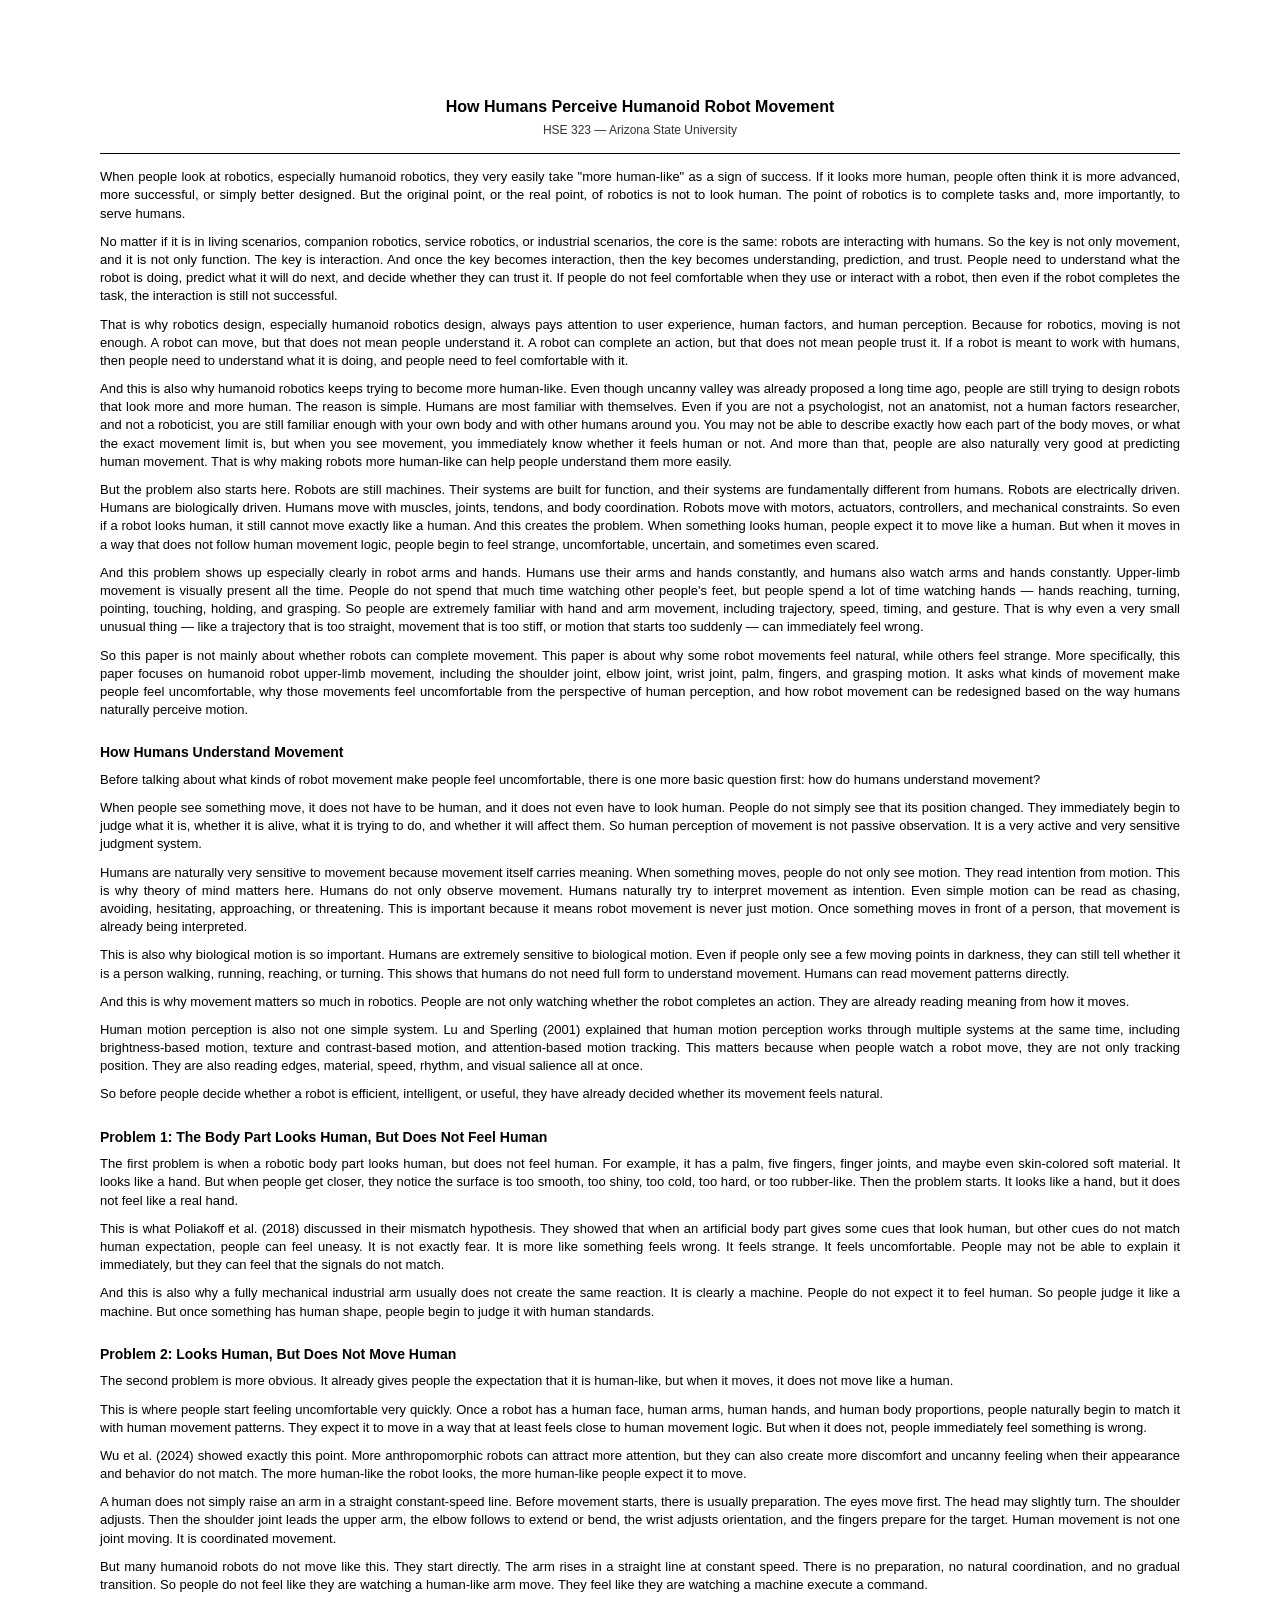
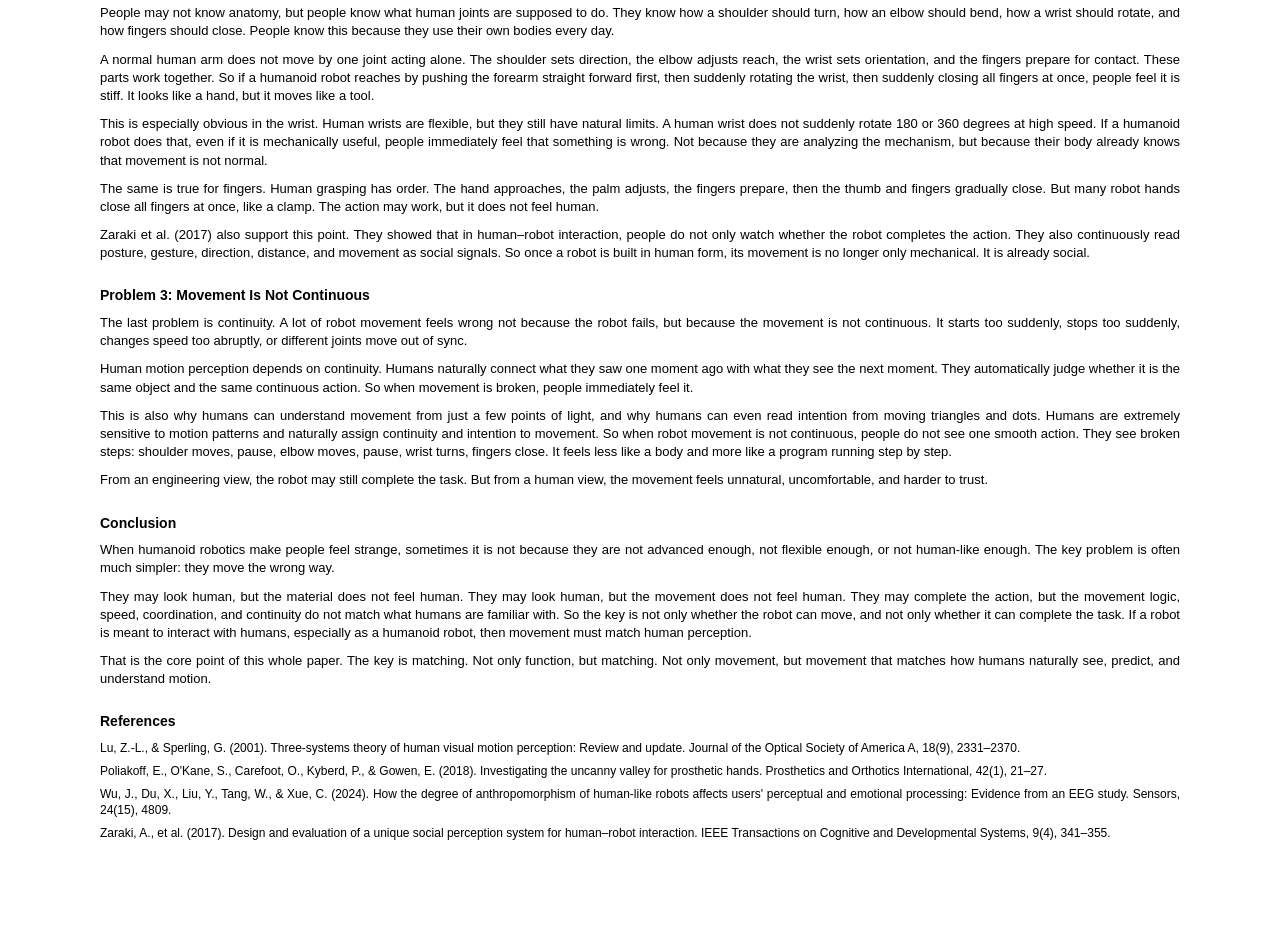
<file: assets/papers/robot.html>
<!DOCTYPE html>
<html lang="en">
<head>
<meta charset="UTF-8">
<style>
  *{margin:0;padding:0;box-sizing:border-box}
  body{background:#fff;font-family:Calibri,Arial,sans-serif;color:#000;padding:96px 100px;line-height:1.4;font-size:13px}
  h1{font-size:16px;font-weight:700;margin-bottom:4px;text-align:center}
  h2{font-size:14px;font-weight:700;margin:24px 0 8px}
  p{margin-bottom:10px;text-align:justify}
  .center{text-align:center;color:#333;margin-bottom:3px;font-size:12px}
  hr{border:none;border-top:1px solid #000;margin:14px 0}
  .ref{margin-bottom:6px;font-size:12px}
</style>
</head>
<body>
<h1>How Humans Perceive Humanoid Robot Movement</h1>
<p class="center">HSE 323 — Arizona State University</p>
<hr>

<p>When people look at robotics, especially humanoid robotics, they very easily take "more human-like" as a sign of success. If it looks more human, people often think it is more advanced, more successful, or simply better designed. But the original point, or the real point, of robotics is not to look human. The point of robotics is to complete tasks and, more importantly, to serve humans.</p>

<p>No matter if it is in living scenarios, companion robotics, service robotics, or industrial scenarios, the core is the same: robots are interacting with humans. So the key is not only movement, and it is not only function. The key is interaction. And once the key becomes interaction, then the key becomes understanding, prediction, and trust. People need to understand what the robot is doing, predict what it will do next, and decide whether they can trust it. If people do not feel comfortable when they use or interact with a robot, then even if the robot completes the task, the interaction is still not successful.</p>

<p>That is why robotics design, especially humanoid robotics design, always pays attention to user experience, human factors, and human perception. Because for robotics, moving is not enough. A robot can move, but that does not mean people understand it. A robot can complete an action, but that does not mean people trust it. If a robot is meant to work with humans, then people need to understand what it is doing, and people need to feel comfortable with it.</p>

<p>And this is also why humanoid robotics keeps trying to become more human-like. Even though uncanny valley was already proposed a long time ago, people are still trying to design robots that look more and more human. The reason is simple. Humans are most familiar with themselves. Even if you are not a psychologist, not an anatomist, not a human factors researcher, and not a roboticist, you are still familiar enough with your own body and with other humans around you. You may not be able to describe exactly how each part of the body moves, or what the exact movement limit is, but when you see movement, you immediately know whether it feels human or not. And more than that, people are also naturally very good at predicting human movement. That is why making robots more human-like can help people understand them more easily.</p>

<p>But the problem also starts here. Robots are still machines. Their systems are built for function, and their systems are fundamentally different from humans. Robots are electrically driven. Humans are biologically driven. Humans move with muscles, joints, tendons, and body coordination. Robots move with motors, actuators, controllers, and mechanical constraints. So even if a robot looks human, it still cannot move exactly like a human. And this creates the problem. When something looks human, people expect it to move like a human. But when it moves in a way that does not follow human movement logic, people begin to feel strange, uncomfortable, uncertain, and sometimes even scared.</p>

<p>And this problem shows up especially clearly in robot arms and hands. Humans use their arms and hands constantly, and humans also watch arms and hands constantly. Upper-limb movement is visually present all the time. People do not spend that much time watching other people's feet, but people spend a lot of time watching hands — hands reaching, turning, pointing, touching, holding, and grasping. So people are extremely familiar with hand and arm movement, including trajectory, speed, timing, and gesture. That is why even a very small unusual thing — like a trajectory that is too straight, movement that is too stiff, or motion that starts too suddenly — can immediately feel wrong.</p>

<p>So this paper is not mainly about whether robots can complete movement. This paper is about why some robot movements feel natural, while others feel strange. More specifically, this paper focuses on humanoid robot upper-limb movement, including the shoulder joint, elbow joint, wrist joint, palm, fingers, and grasping motion. It asks what kinds of movement make people feel uncomfortable, why those movements feel uncomfortable from the perspective of human perception, and how robot movement can be redesigned based on the way humans naturally perceive motion.</p>

<h2>How Humans Understand Movement</h2>

<p>Before talking about what kinds of robot movement make people feel uncomfortable, there is one more basic question first: how do humans understand movement?</p>

<p>When people see something move, it does not have to be human, and it does not even have to look human. People do not simply see that its position changed. They immediately begin to judge what it is, whether it is alive, what it is trying to do, and whether it will affect them. So human perception of movement is not passive observation. It is a very active and very sensitive judgment system.</p>

<p>Humans are naturally very sensitive to movement because movement itself carries meaning. When something moves, people do not only see motion. They read intention from motion. This is why theory of mind matters here. Humans do not only observe movement. Humans naturally try to interpret movement as intention. Even simple motion can be read as chasing, avoiding, hesitating, approaching, or threatening. This is important because it means robot movement is never just motion. Once something moves in front of a person, that movement is already being interpreted.</p>

<p>This is also why biological motion is so important. Humans are extremely sensitive to biological motion. Even if people only see a few moving points in darkness, they can still tell whether it is a person walking, running, reaching, or turning. This shows that humans do not need full form to understand movement. Humans can read movement patterns directly.</p>

<p>And this is why movement matters so much in robotics. People are not only watching whether the robot completes an action. They are already reading meaning from how it moves.</p>

<p>Human motion perception is also not one simple system. Lu and Sperling (2001) explained that human motion perception works through multiple systems at the same time, including brightness-based motion, texture and contrast-based motion, and attention-based motion tracking. This matters because when people watch a robot move, they are not only tracking position. They are also reading edges, material, speed, rhythm, and visual salience all at once.</p>

<p>So before people decide whether a robot is efficient, intelligent, or useful, they have already decided whether its movement feels natural.</p>

<h2>Problem 1: The Body Part Looks Human, But Does Not Feel Human</h2>

<p>The first problem is when a robotic body part looks human, but does not feel human. For example, it has a palm, five fingers, finger joints, and maybe even skin-colored soft material. It looks like a hand. But when people get closer, they notice the surface is too smooth, too shiny, too cold, too hard, or too rubber-like. Then the problem starts. It looks like a hand, but it does not feel like a real hand.</p>

<p>This is what Poliakoff et al. (2018) discussed in their mismatch hypothesis. They showed that when an artificial body part gives some cues that look human, but other cues do not match human expectation, people can feel uneasy. It is not exactly fear. It is more like something feels wrong. It feels strange. It feels uncomfortable. People may not be able to explain it immediately, but they can feel that the signals do not match.</p>

<p>And this is also why a fully mechanical industrial arm usually does not create the same reaction. It is clearly a machine. People do not expect it to feel human. So people judge it like a machine. But once something has human shape, people begin to judge it with human standards.</p>

<h2>Problem 2: Looks Human, But Does Not Move Human</h2>

<p>The second problem is more obvious. It already gives people the expectation that it is human-like, but when it moves, it does not move like a human.</p>

<p>This is where people start feeling uncomfortable very quickly. Once a robot has a human face, human arms, human hands, and human body proportions, people naturally begin to match it with human movement patterns. They expect it to move in a way that at least feels close to human movement logic. But when it does not, people immediately feel something is wrong.</p>

<p>Wu et al. (2024) showed exactly this point. More anthropomorphic robots can attract more attention, but they can also create more discomfort and uncanny feeling when their appearance and behavior do not match. The more human-like the robot looks, the more human-like people expect it to move.</p>

<p>A human does not simply raise an arm in a straight constant-speed line. Before movement starts, there is usually preparation. The eyes move first. The head may slightly turn. The shoulder adjusts. Then the shoulder joint leads the upper arm, the elbow follows to extend or bend, the wrist adjusts orientation, and the fingers prepare for the target. Human movement is not one joint moving. It is coordinated movement.</p>

<p>But many humanoid robots do not move like this. They start directly. The arm rises in a straight line at constant speed. There is no preparation, no natural coordination, and no gradual transition. So people do not feel like they are watching a human-like arm move. They feel like they are watching a machine execute a command.</p>

<p>People may not know anatomy, but people know what human joints are supposed to do. They know how a shoulder should turn, how an elbow should bend, how a wrist should rotate, and how fingers should close. People know this because they use their own bodies every day.</p>

<p>A normal human arm does not move by one joint acting alone. The shoulder sets direction, the elbow adjusts reach, the wrist sets orientation, and the fingers prepare for contact. These parts work together. So if a humanoid robot reaches by pushing the forearm straight forward first, then suddenly rotating the wrist, then suddenly closing all fingers at once, people feel it is stiff. It looks like a hand, but it moves like a tool.</p>

<p>This is especially obvious in the wrist. Human wrists are flexible, but they still have natural limits. A human wrist does not suddenly rotate 180 or 360 degrees at high speed. If a humanoid robot does that, even if it is mechanically useful, people immediately feel that something is wrong. Not because they are analyzing the mechanism, but because their body already knows that movement is not normal.</p>

<p>The same is true for fingers. Human grasping has order. The hand approaches, the palm adjusts, the fingers prepare, then the thumb and fingers gradually close. But many robot hands close all fingers at once, like a clamp. The action may work, but it does not feel human.</p>

<p>Zaraki et al. (2017) also support this point. They showed that in human–robot interaction, people do not only watch whether the robot completes the action. They also continuously read posture, gesture, direction, distance, and movement as social signals. So once a robot is built in human form, its movement is no longer only mechanical. It is already social.</p>

<h2>Problem 3: Movement Is Not Continuous</h2>

<p>The last problem is continuity. A lot of robot movement feels wrong not because the robot fails, but because the movement is not continuous. It starts too suddenly, stops too suddenly, changes speed too abruptly, or different joints move out of sync.</p>

<p>Human motion perception depends on continuity. Humans naturally connect what they saw one moment ago with what they see the next moment. They automatically judge whether it is the same object and the same continuous action. So when movement is broken, people immediately feel it.</p>

<p>This is also why humans can understand movement from just a few points of light, and why humans can even read intention from moving triangles and dots. Humans are extremely sensitive to motion patterns and naturally assign continuity and intention to movement. So when robot movement is not continuous, people do not see one smooth action. They see broken steps: shoulder moves, pause, elbow moves, pause, wrist turns, fingers close. It feels less like a body and more like a program running step by step.</p>

<p>From an engineering view, the robot may still complete the task. But from a human view, the movement feels unnatural, uncomfortable, and harder to trust.</p>

<h2>Conclusion</h2>

<p>When humanoid robotics make people feel strange, sometimes it is not because they are not advanced enough, not flexible enough, or not human-like enough. The key problem is often much simpler: they move the wrong way.</p>

<p>They may look human, but the material does not feel human. They may look human, but the movement does not feel human. They may complete the action, but the movement logic, speed, coordination, and continuity do not match what humans are familiar with. So the key is not only whether the robot can move, and not only whether it can complete the task. If a robot is meant to interact with humans, especially as a humanoid robot, then movement must match human perception.</p>

<p>That is the core point of this whole paper. The key is matching. Not only function, but matching. Not only movement, but movement that matches how humans naturally see, predict, and understand motion.</p>

<h2>References</h2>
<p class="ref">Lu, Z.-L., &amp; Sperling, G. (2001). Three-systems theory of human visual motion perception: Review and update. Journal of the Optical Society of America A, 18(9), 2331–2370.</p>
<p class="ref">Poliakoff, E., O'Kane, S., Carefoot, O., Kyberd, P., &amp; Gowen, E. (2018). Investigating the uncanny valley for prosthetic hands. Prosthetics and Orthotics International, 42(1), 21–27.</p>
<p class="ref">Wu, J., Du, X., Liu, Y., Tang, W., &amp; Xue, C. (2024). How the degree of anthropomorphism of human-like robots affects users' perceptual and emotional processing: Evidence from an EEG study. Sensors, 24(15), 4809.</p>
<p class="ref">Zaraki, A., et al. (2017). Design and evaluation of a unique social perception system for human–robot interaction. IEEE Transactions on Cognitive and Developmental Systems, 9(4), 341–355.</p>
</body>
</html>
</file>
